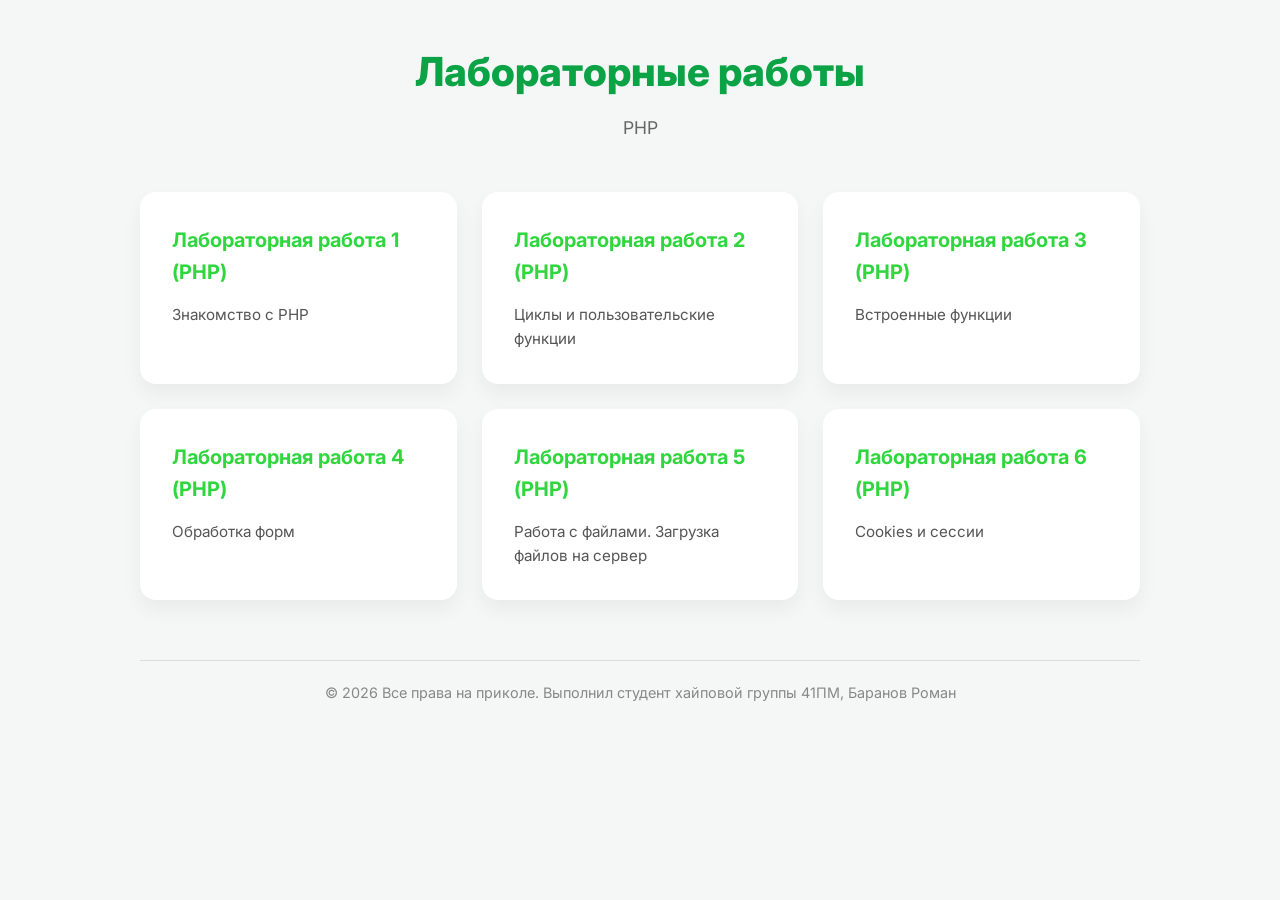
<file: index.html>
<!DOCTYPE html>
<html lang="ru">
<head>
    <meta charset="UTF-8">
    <meta name="viewport" content="width=device-width, initial-scale=1.0">
    <title>Лабы</title>
    <link href="https://fonts.googleapis.com/css2?family=Inter:wght@400;600;800&display=swap" rel="stylesheet">
    <link rel="stylesheet" href="styles.css">
</head>
<body>

<div class="container">
    <header class="header">
        <h1>Лабораторные работы</h1>
        <p>PHP</p>
    </header>

    <div class="grid-container">

        <a href="lab1/index.html" class="card">
            <h2>Лабораторная работа 1 (PHP)</h2>
            <p>Знакомство с PHP</p>
        </a>

        <a href="lab2/index.html" class="card">
            <h2>Лабораторная работа 2 (PHP)</h2>
            <p>Циклы и пользовательские функции</p>
        </a>

        <a href="lab3/index.html" class="card">
            <h2>Лабораторная работа 3 (PHP)</h2>
            <p>Встроенные функции</p>
        </a>

        <a href="lab4/index.html" class="card">
            <h2>Лабораторная работа 4 (PHP)</h2>
            <p>Обработка форм</p>
        </a>

        <a href="lab5/index.html" class="card">
            <h2>Лабораторная работа 5 (PHP)</h2>
            <p>Работа с файлами. Загрузка файлов на сервер</p>
        </a>

        <a href="lab6/index.html" class="card">
            <h2>Лабораторная работа 6 (PHP)</h2>
            <p>Cookies и сессии</p>
        </a>


    </div>

    <footer class="footer">
        <p>© 2026 Все права на приколе. Выполнил студент хайповой группы 41ПМ, Баранов Роман</p>
    </footer>
</div>

</body>
</html>
</file>
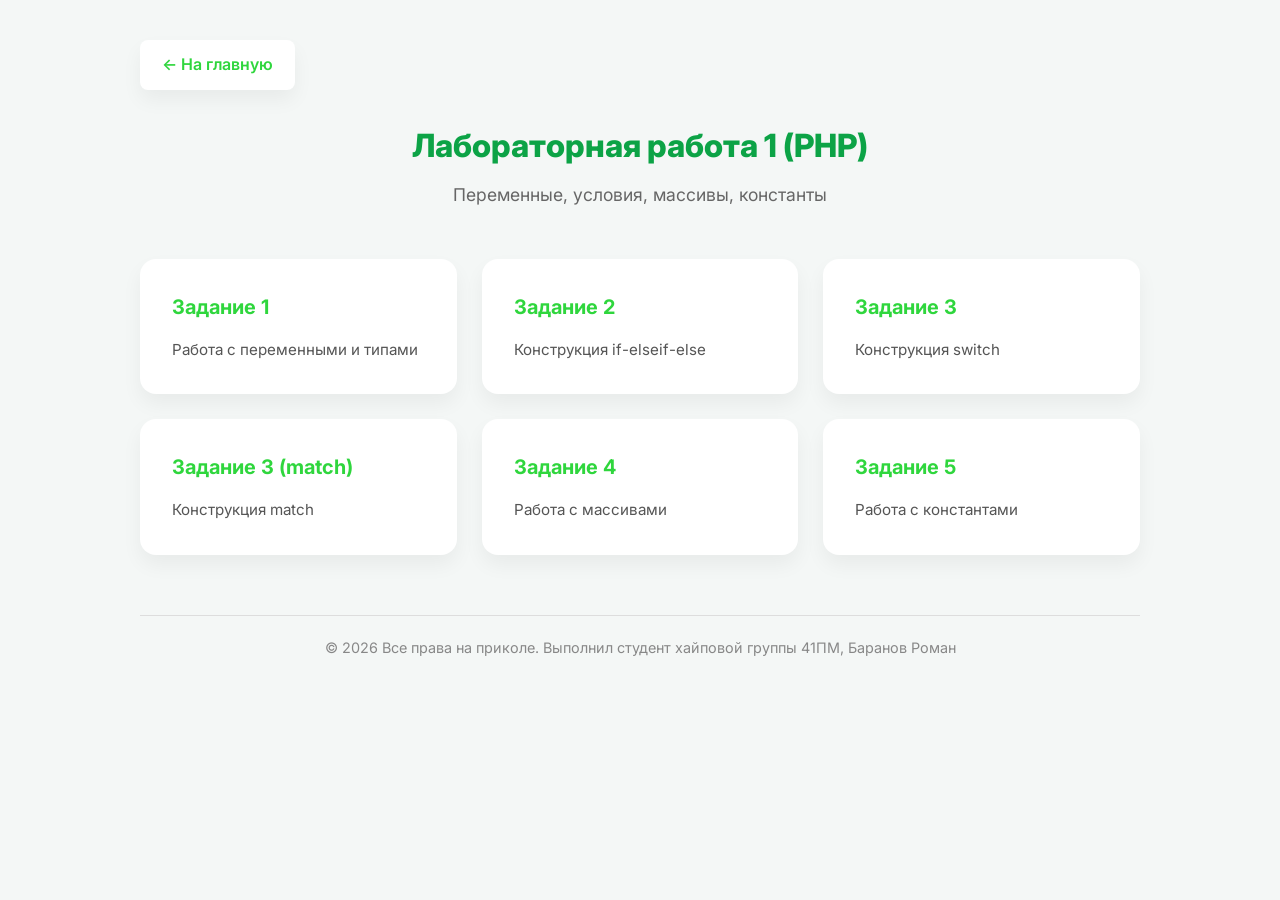
<file: lab1/index.html>
<!DOCTYPE html>
<html lang="ru">
<head>
    <meta charset="UTF-8">
    <meta name="viewport" content="width=device-width, initial-scale=1.0">
    <title>Лабораторная работа 1 (PHP)</title>
    <link rel="stylesheet" href="../styles.css">
    <link href="https://fonts.googleapis.com/css2?family=Inter:wght@400;600;800&display=swap" rel="stylesheet">
    <style>
        .back-button {
            display: inline-block;
            margin-bottom: 30px;
            padding: 10px 20px;
            background-color: var(--card-bg);
            color: var(--primary-color);
            text-decoration: none;
            border-radius: 8px;
            font-weight: 600;
            box-shadow: var(--shadow);
            transition: var(--transition);
            border: 2px solid transparent;
        }

        .back-button:hover {
            transform: translateX(-5px);
            border-color: var(--primary-color);
            color: var(--primary-hover);
        }

        .header h1 {
            font-size: 2rem;
        }
    </style>
</head>
<body>
    <div class="container">
        <a href="../index.html" class="back-button">← На главную</a>

        <header class="header">
            <h1>Лабораторная работа 1 (PHP)</h1>
            <p>Переменные, условия, массивы, константы</p>
        </header>

        <main class="grid-container">
            <a href="vars.php" class="card">
                <h2>Задание 1</h2>
                <p>Работа с переменными и типами</p>
            </a>

            <a href="if.php" class="card">
                <h2>Задание 2</h2>
                <p>Конструкция if-elseif-else</p>
            </a>

            <a href="switch.php" class="card">
                <h2>Задание 3</h2>
                <p>Конструкция switch</p>
            </a>

            <a href="match.php" class="card">
                <h2>Задание 3 (match)</h2>
                <p>Конструкция match</p>
            </a>

            <a href="array.php" class="card">
                <h2>Задание 4</h2>
                <p>Работа с массивами</p>
            </a>

            <a href="constant.php" class="card">
                <h2>Задание 5</h2>
                <p>Работа с константами</p>
            </a>
        </main>

        <footer class="footer">
           <p>© 2026 Все права на приколе. Выполнил студент хайповой группы 41ПМ, Баранов Роман</p>
        </footer>
    </div>
</body>
</html>
</file>
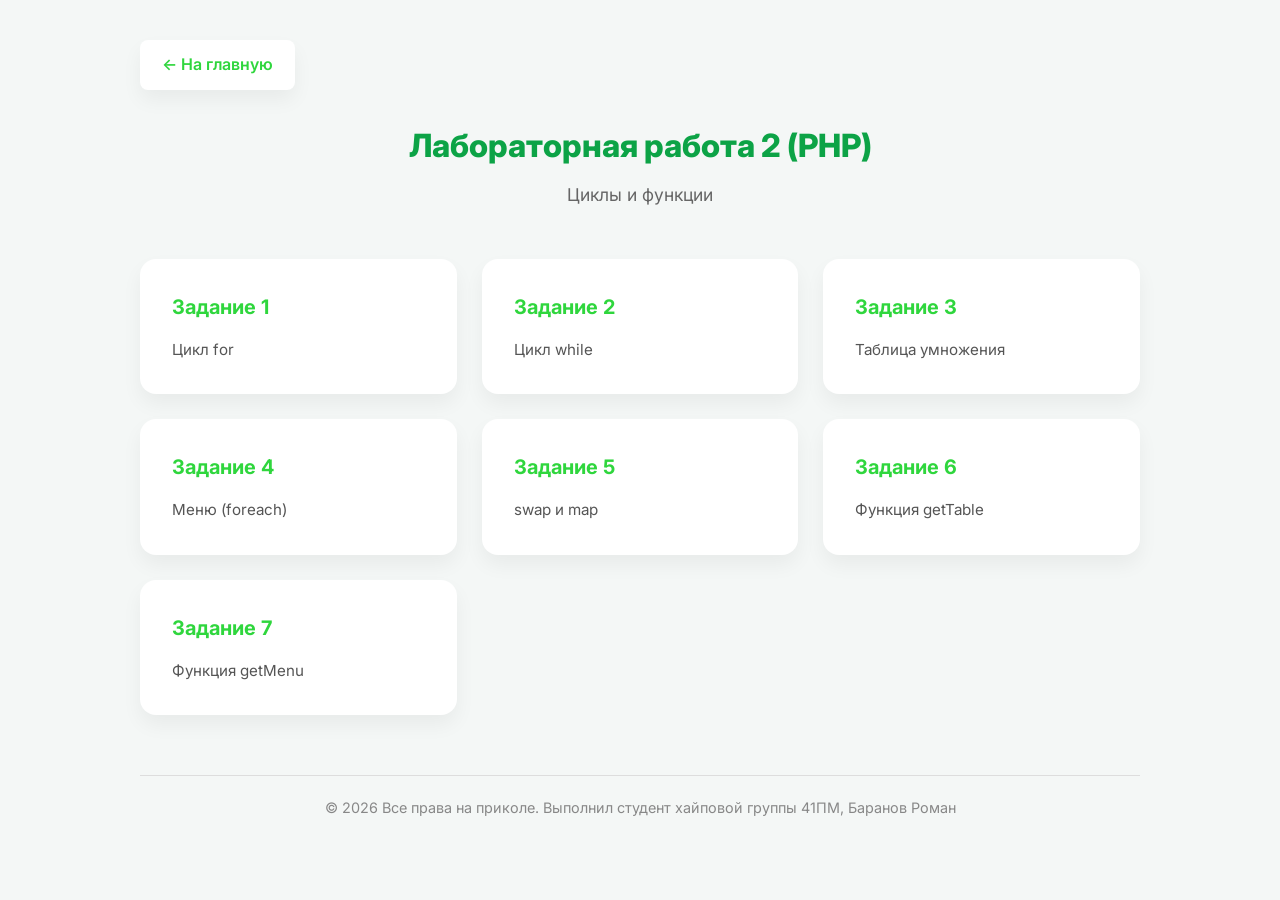
<file: lab2/index.html>
<!DOCTYPE html>
<html lang="ru">
<head>
    <meta charset="UTF-8">
    <meta name="viewport" content="width=device-width, initial-scale=1.0">
    <title>Лабораторная работа 2 (PHP)</title>
    <link rel="stylesheet" href="../styles.css">
    <link href="https://fonts.googleapis.com/css2?family=Inter:wght@400;600;800&display=swap" rel="stylesheet">
    <style>
        .back-button {
            display: inline-block;
            margin-bottom: 30px;
            padding: 10px 20px;
            background-color: var(--card-bg);
            color: var(--primary-color);
            text-decoration: none;
            border-radius: 8px;
            font-weight: 600;
            box-shadow: var(--shadow);
            transition: var(--transition);
            border: 2px solid transparent;
        }

        .back-button:hover {
            transform: translateX(-5px);
            border-color: var(--primary-color);
            color: var(--primary-hover);
        }

        .header h1 {
            font-size: 2rem;
        }
    </style>
</head>
<body>
    <div class="container">
        <a href="../index.html" class="back-button">← На главную</a>

        <header class="header">
            <h1>Лабораторная работа 2 (PHP)</h1>
            <p>Циклы и функции</p>
        </header>

        <main class="grid-container">
            <a href="for.php" class="card">
                <h2>Задание 1</h2>
                <p>Цикл for</p>
            </a>

            <a href="while.php" class="card">
                <h2>Задание 2</h2>
                <p>Цикл while</p>
            </a>

            <a href="table.php" class="card">
                <h2>Задание 3</h2>
                <p>Таблица умножения</p>
            </a>

            <a href="menu.php" class="card">
                <h2>Задание 4</h2>
                <p>Меню (foreach)</p>
            </a>

            <a href="functions.php" class="card">
                <h2>Задание 5</h2>
                <p>swap и map</p>
            </a>

            <a href="gettable.php" class="card">
                <h2>Задание 6</h2>
                <p>Функция getTable</p>
            </a>

            <a href="getmenu.php" class="card">
                <h2>Задание 7</h2>
                <p>Функция getMenu</p>
            </a>
        </main>

        <footer class="footer">
           <p>© 2026 Все права на приколе. Выполнил студент хайповой группы 41ПМ, Баранов Роман</p>
        </footer>
    </div>
</body>
</html>
</file>
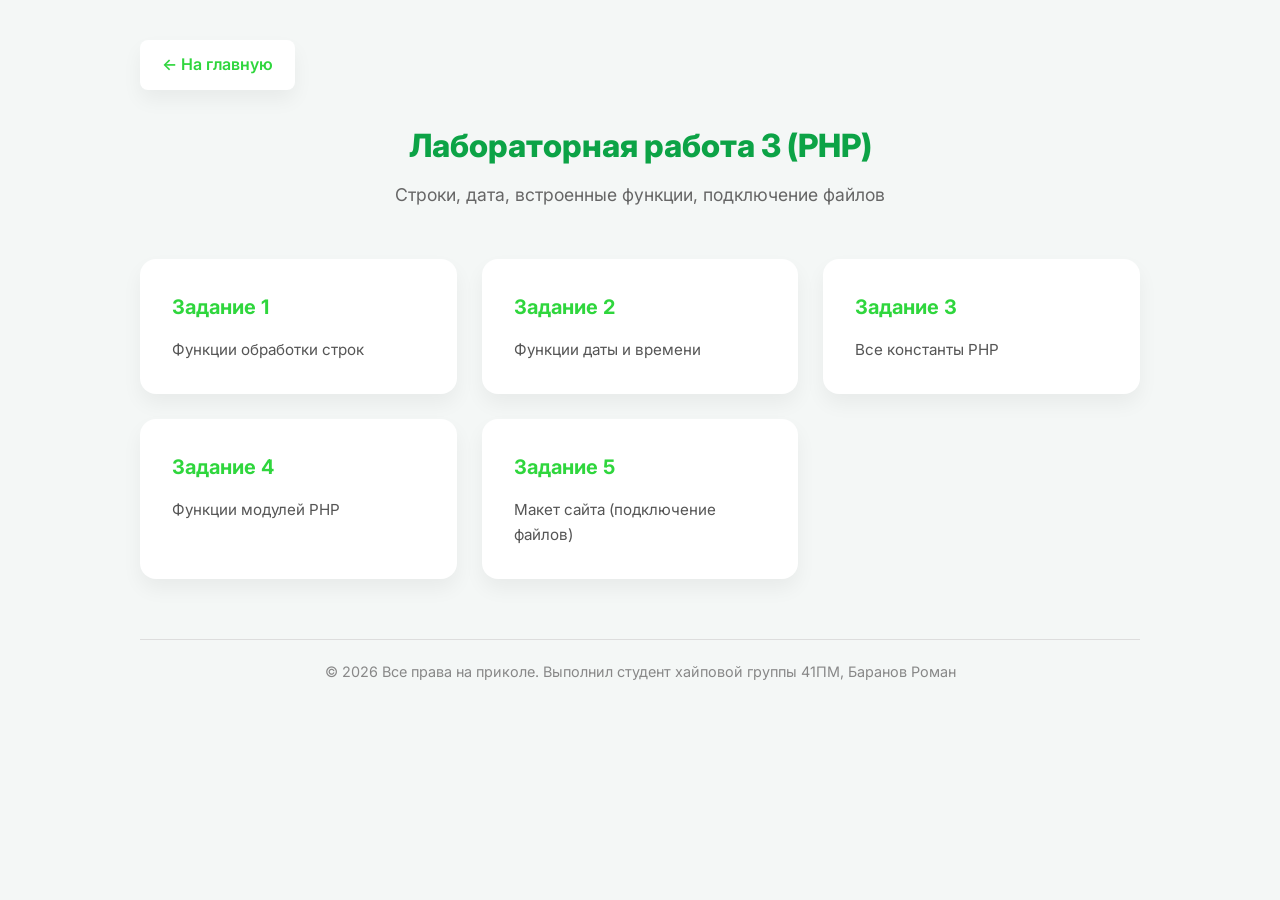
<file: lab3/index.html>
<!DOCTYPE html>
<html lang="ru">
<head>
    <meta charset="UTF-8">
    <meta name="viewport" content="width=device-width, initial-scale=1.0">
    <title>Лабораторная работа 3 (PHP)</title>
    <link rel="stylesheet" href="../styles.css">
    <link href="https://fonts.googleapis.com/css2?family=Inter:wght@400;600;800&display=swap" rel="stylesheet">
    <style>
        .back-button {
            display: inline-block;
            margin-bottom: 30px;
            padding: 10px 20px;
            background-color: var(--card-bg);
            color: var(--primary-color);
            text-decoration: none;
            border-radius: 8px;
            font-weight: 600;
            box-shadow: var(--shadow);
            transition: var(--transition);
            border: 2px solid transparent;
        }

        .back-button:hover {
            transform: translateX(-5px);
            border-color: var(--primary-color);
            color: var(--primary-hover);
        }

        .header h1 {
            font-size: 2rem;
        }
    </style>
</head>
<body>
    <div class="container">
        <a href="../index.html" class="back-button">← На главную</a>

        <header class="header">
            <h1>Лабораторная работа 3 (PHP)</h1>
            <p>Строки, дата, встроенные функции, подключение файлов</p>
        </header>

        <main class="grid-container">
            <a href="strings.php" class="card">
                <h2>Задание 1</h2>
                <p>Функции обработки строк</p>
            </a>

            <a href="date.php" class="card">
                <h2>Задание 2</h2>
                <p>Функции даты и времени</p>
            </a>

            <a href="constants.php" class="card">
                <h2>Задание 3</h2>
                <p>Все константы PHP</p>
            </a>

            <a href="functions.php" class="card">
                <h2>Задание 4</h2>
                <p>Функции модулей PHP</p>
            </a>

            <a href="site/index.php" class="card">
                <h2>Задание 5</h2>
                <p>Макет сайта (подключение файлов)</p>
            </a>
        </main>

        <footer class="footer">
           <p>© 2026 Все права на приколе. Выполнил студент хайповой группы 41ПМ, Баранов Роман</p>
        </footer>
    </div>
</body>
</html>
</file>
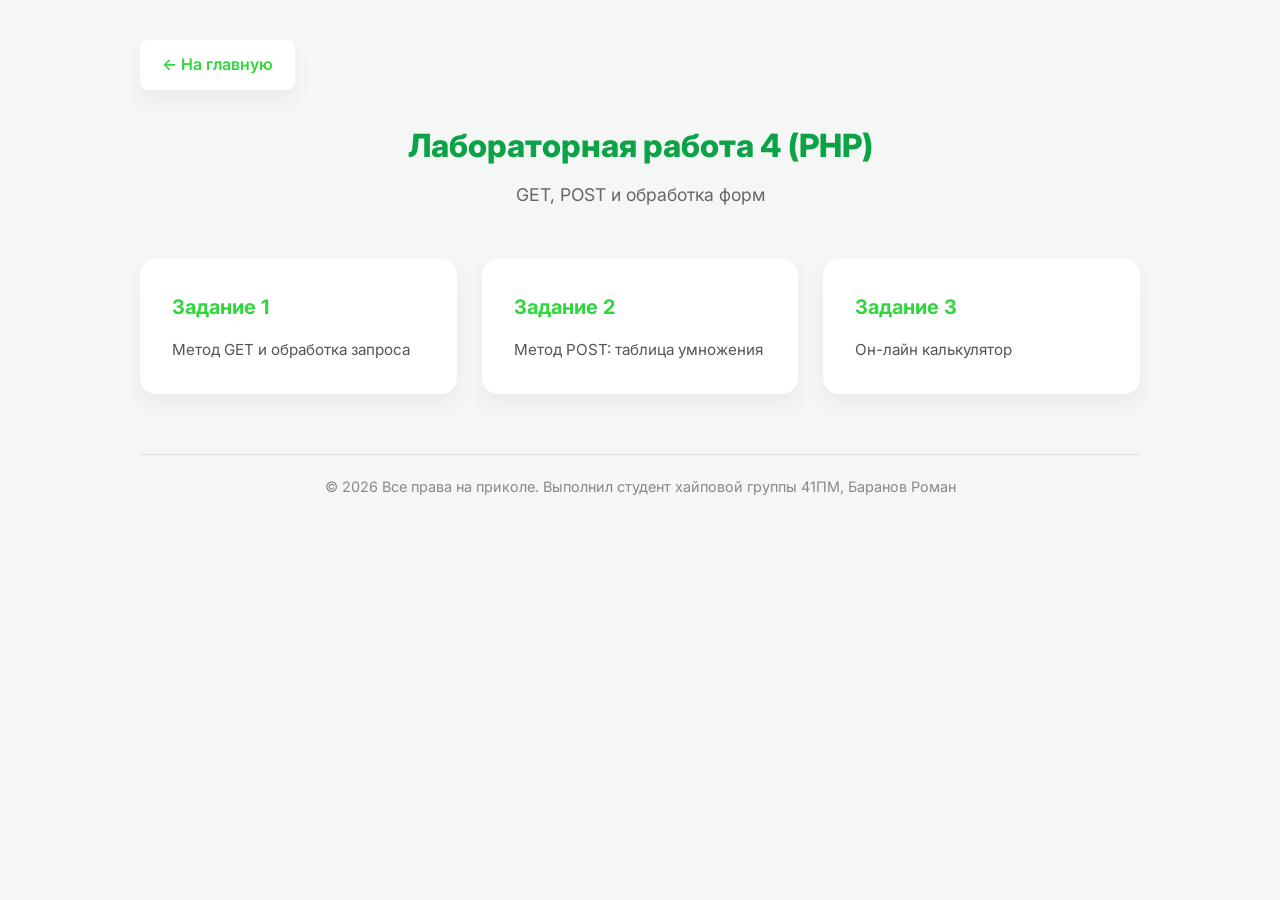
<file: lab4/index.html>
<!DOCTYPE html>
<html lang="ru">
<head>
    <meta charset="UTF-8">
    <meta name="viewport" content="width=device-width, initial-scale=1.0">
    <title>Лабораторная работа 4 (PHP)</title>
    <link rel="stylesheet" href="../styles.css">
    <link href="https://fonts.googleapis.com/css2?family=Inter:wght@400;600;800&display=swap" rel="stylesheet">
    <style>
        .back-button {
            display: inline-block;
            margin-bottom: 30px;
            padding: 10px 20px;
            background-color: var(--card-bg);
            color: var(--primary-color);
            text-decoration: none;
            border-radius: 8px;
            font-weight: 600;
            box-shadow: var(--shadow);
            transition: var(--transition);
            border: 2px solid transparent;
        }

        .back-button:hover {
            transform: translateX(-5px);
            border-color: var(--primary-color);
            color: var(--primary-hover);
        }

        .header h1 {
            font-size: 2rem;
        }
    </style>
</head>
<body>
    <div class="container">
        <a href="../index.html" class="back-button">← На главную</a>

        <header class="header">
            <h1>Лабораторная работа 4 (PHP)</h1>
            <p>GET, POST и обработка форм</p>
        </header>

        <main class="grid-container">
            <a href="index.php" class="card">
                <h2>Задание 1</h2>
                <p>Метод GET и обработка запроса</p>
            </a>

            <a href="index.php?id=table" class="card">
                <h2>Задание 2</h2>
                <p>Метод POST: таблица умножения</p>
            </a>

            <a href="calculator.php" class="card">
                <h2>Задание 3</h2>
                <p>Он-лайн калькулятор</p>
            </a>
        </main>

        <footer class="footer">
           <p>© 2026 Все права на приколе. Выполнил студент хайповой группы 41ПМ, Баранов Роман</p>
        </footer>
    </div>
</body>
</html>
</file>
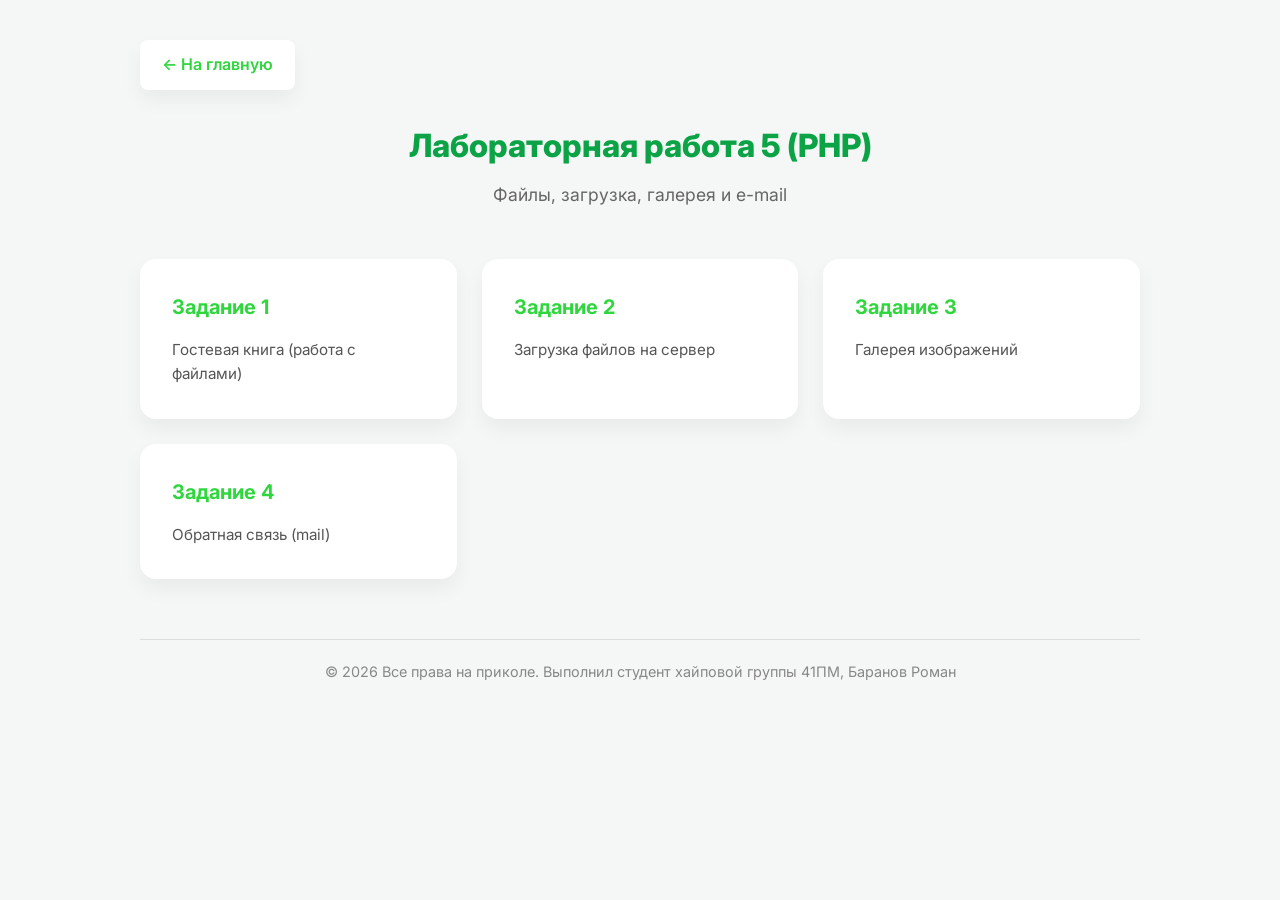
<file: lab5/index.html>
<!DOCTYPE html>
<html lang="ru">
<head>
    <meta charset="UTF-8">
    <meta name="viewport" content="width=device-width, initial-scale=1.0">
    <title>Лабораторная работа 5 (PHP)</title>
    <link rel="stylesheet" href="../styles.css">
    <link href="https://fonts.googleapis.com/css2?family=Inter:wght@400;600;800&display=swap" rel="stylesheet">
    <style>
        .back-button {
            display: inline-block;
            margin-bottom: 30px;
            padding: 10px 20px;
            background-color: var(--card-bg);
            color: var(--primary-color);
            text-decoration: none;
            border-radius: 8px;
            font-weight: 600;
            box-shadow: var(--shadow);
            transition: var(--transition);
            border: 2px solid transparent;
        }

        .back-button:hover {
            transform: translateX(-5px);
            border-color: var(--primary-color);
            color: var(--primary-hover);
        }

        .header h1 {
            font-size: 2rem;
        }
    </style>
</head>
<body>
    <div class="container">
        <a href="../index.html" class="back-button">← На главную</a>

        <header class="header">
            <h1>Лабораторная работа 5 (PHP)</h1>
            <p>Файлы, загрузка, галерея и e-mail</p>
        </header>

        <main class="grid-container">
            <a href="file.php" class="card">
                <h2>Задание 1</h2>
                <p>Гостевая книга (работа с файлами)</p>
            </a>

            <a href="upload.php" class="card">
                <h2>Задание 2</h2>
                <p>Загрузка файлов на сервер</p>
            </a>

            <a href="upload/" class="card">
                <h2>Задание 3</h2>
                <p>Галерея изображений</p>
            </a>

            <a href="site/index.php?id=contact" class="card">
                <h2>Задание 4</h2>
                <p>Обратная связь (mail)</p>
            </a>
        </main>

        <footer class="footer">
           <p>© 2026 Все права на приколе. Выполнил студент хайповой группы 41ПМ, Баранов Роман</p>
        </footer>
    </div>
</body>
</html>
</file>
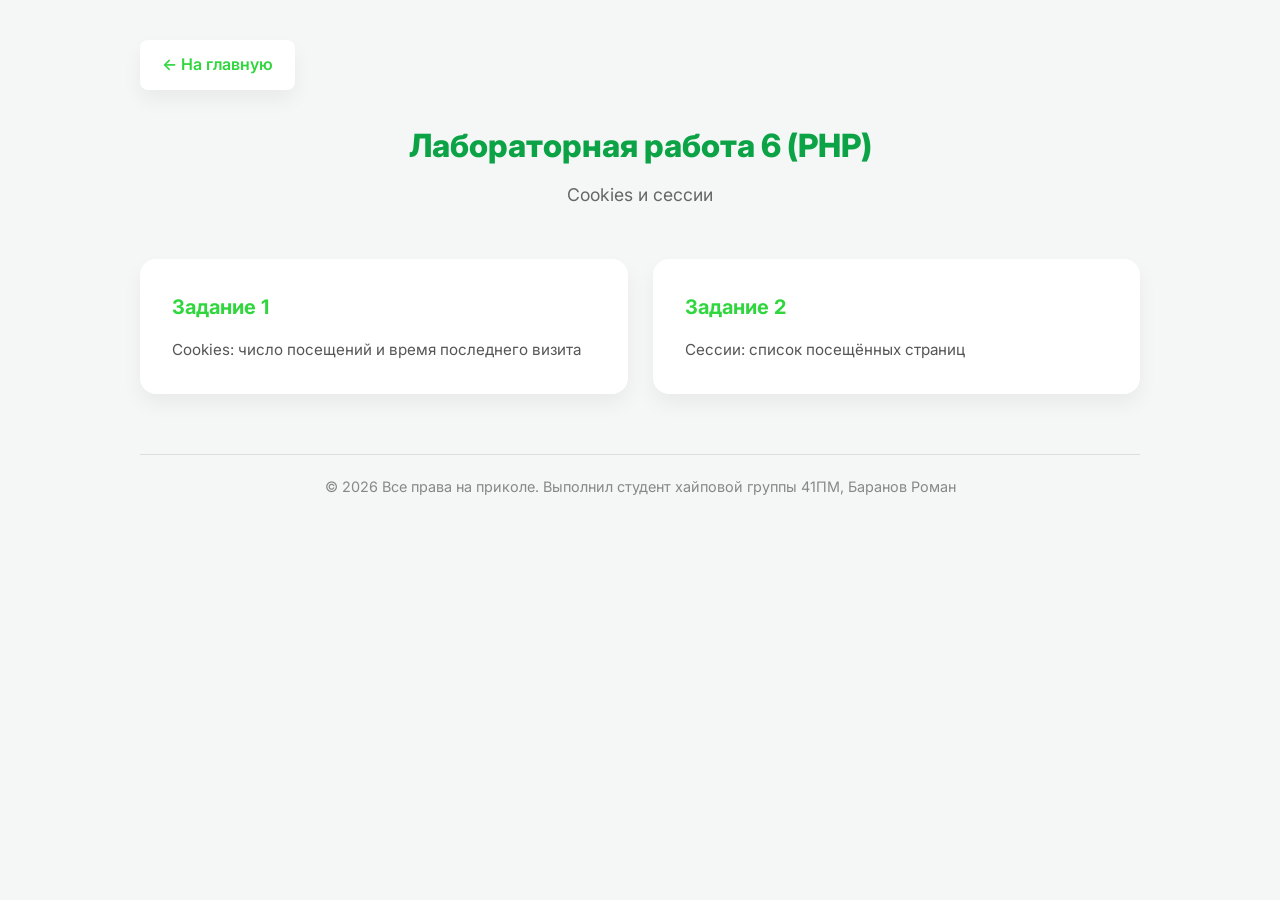
<file: lab6/index.html>
<!DOCTYPE html>
<html lang="ru">
<head>
    <meta charset="UTF-8">
    <meta name="viewport" content="width=device-width, initial-scale=1.0">
    <title>Лабораторная работа 6 (PHP)</title>
    <link rel="stylesheet" href="../styles.css">
    <link href="https://fonts.googleapis.com/css2?family=Inter:wght@400;600;800&display=swap" rel="stylesheet">
    <style>
        .back-button {
            display: inline-block;
            margin-bottom: 30px;
            padding: 10px 20px;
            background-color: var(--card-bg);
            color: var(--primary-color);
            text-decoration: none;
            border-radius: 8px;
            font-weight: 600;
            box-shadow: var(--shadow);
            transition: var(--transition);
            border: 2px solid transparent;
        }

        .back-button:hover {
            transform: translateX(-5px);
            border-color: var(--primary-color);
            color: var(--primary-hover);
        }

        .header h1 {
            font-size: 2rem;
        }
    </style>
</head>
<body>
    <div class="container">
        <a href="../index.html" class="back-button">← На главную</a>

        <header class="header">
            <h1>Лабораторная работа 6 (PHP)</h1>
            <p>Cookies и сессии</p>
        </header>

        <main class="grid-container">
            <a href="cookie.php" class="card">
                <h2>Задание 1</h2>
                <p>Cookies: число посещений и время последнего визита</p>
            </a>

            <a href="session/page1.php" class="card">
                <h2>Задание 2</h2>
                <p>Сессии: список посещённых страниц</p>
            </a>
        </main>

        <footer class="footer">
            <p>© 2026 Все права на приколе. Выполнил студент хайповой группы 41ПМ, Баранов Роман</p>
        </footer>
    </div>
</body>
</html>
</file>
<file: styles.css>
:root {
    --bg-color: #f4f7f6;
    --text-color: #333333;
    --card-bg: #ffffff;
    --primary-color: #2fd63d;
    --primary-hover: #0ca346;
    --shadow: 0 10px 20px rgba(0,0,0,0.05);
    --transition: all 0.3s ease;
}

* {
    margin: 0;
    padding: 0;
    box-sizing: border-box;
}

body {
    font-family: 'Inter', sans-serif;
    background-color: var(--bg-color);
    color: var(--text-color);
    line-height: 1.6;
    display: flex;
    justify-content: center;
    padding: 40px 20px;
}

.container {
    max-width: 1000px;
    width: 100%;
}

.header {
    text-align: center;
    margin-bottom: 50px;
}

.header h1 {
    font-size: 2.5rem;
    font-weight: 800;
    color: var(--primary-hover);
    margin-bottom: 10px;
}

.header p {
    font-size: 1.1rem;
    color: #666;
}

.grid-container {
    display: grid;
    grid-template-columns: repeat(auto-fit, minmax(300px, 1fr));
    gap: 25px;
}

.card {
    background-color: var(--card-bg);
    padding: 30px;
    border-radius: 16px;
    text-decoration: none;
    color: inherit;
    box-shadow: var(--shadow);
    border: 2px solid transparent;
    transition: var(--transition);
    display: flex;
    flex-direction: column;
}

.card:hover {
    transform: translateY(-7px);
    border-color: var(--primary-color);
    box-shadow: 0 15px 30px rgba(67, 238, 104, 0.15);
}

.card h2 {
    font-size: 1.25rem;
    color: var(--primary-color);
    margin-bottom: 15px;
    transition: var(--transition);
}

.card:hover h2 {
    color: var(--primary-hover);
}

.card p {
    font-size: 0.95rem;
    color: #555;
}

.footer {
    text-align: center;
    margin-top: 60px;
    padding-top: 20px;
    border-top: 1px solid #ddd;
    font-size: 0.9rem;
    color: #888;
}

/* Стили для недоступных карточек */
.tempopary_unavailable {
    background-color: #e9e9e9;
    cursor: not-allowed;
}

.tempopary_unavailable h2 {
    color: #6d6c6c;
}

.tempopary_unavailable:hover h2 {
    color: #6d6c6c;
}

.tempopary_unavailable:hover {
    transform: translateY(0);
    border-color: #d6d6d6;
    box-shadow: var(--shadow);
}

@media (max-width: 600px) {
    .header h1 {
        font-size: 2rem;
    }
    .card {
        padding: 20px;
    }
}
</file>
